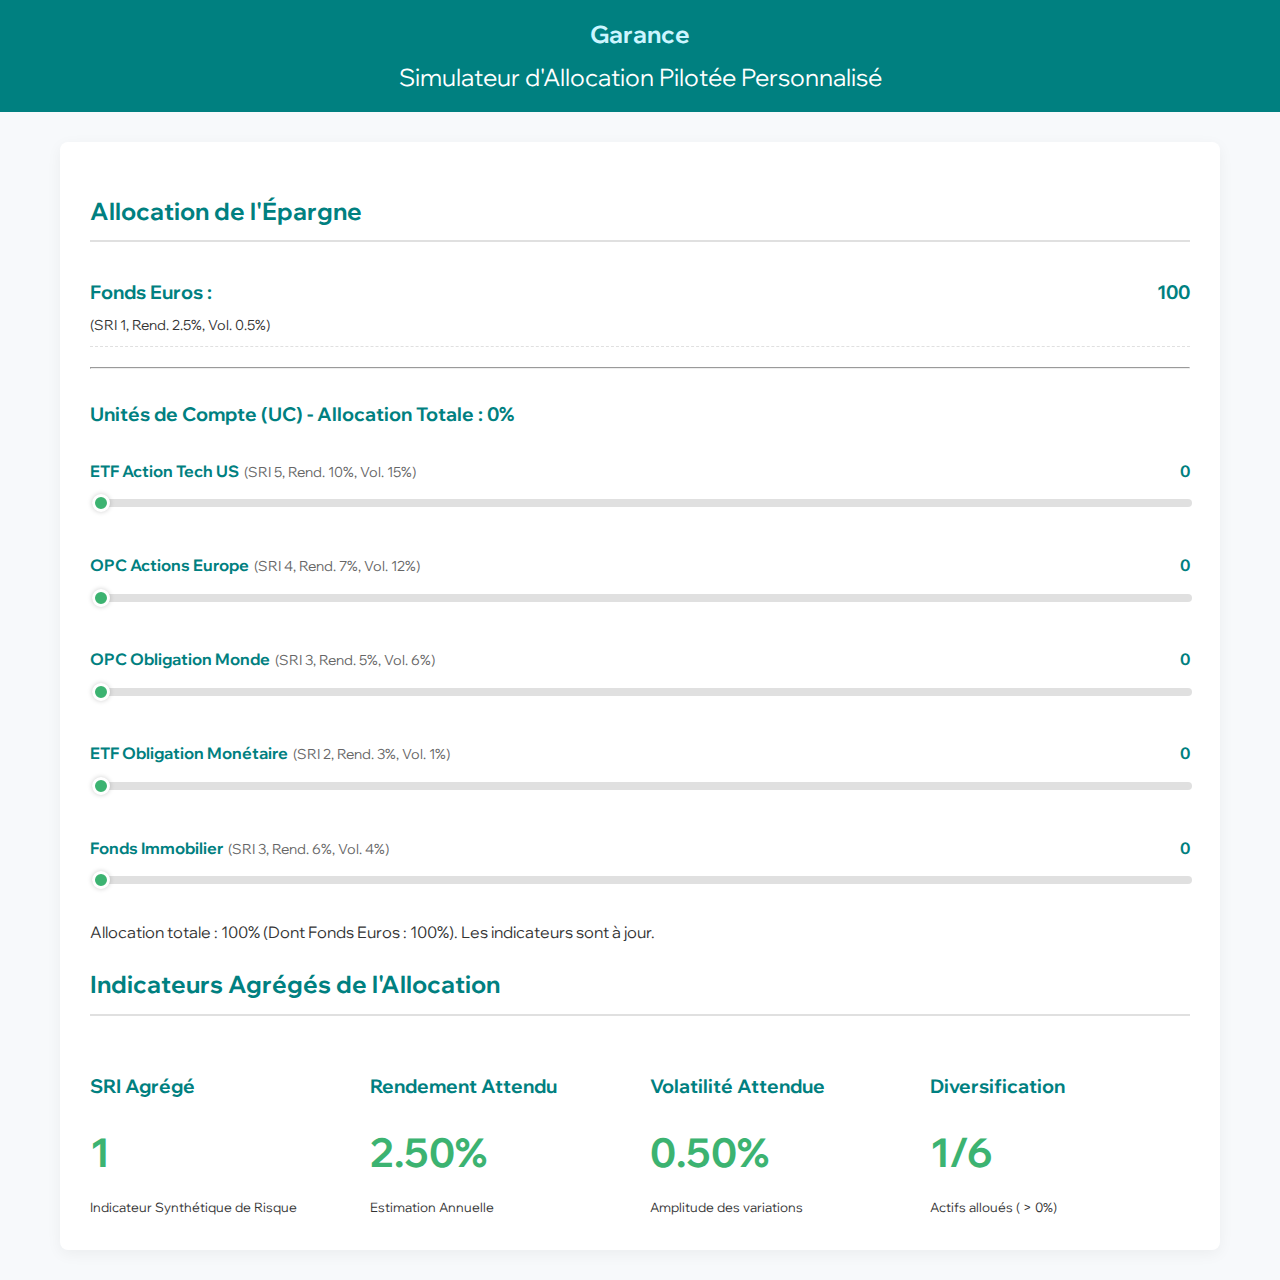
<file: Index.html>
<!DOCTYPE html>
<html lang="fr">
<head>
    <meta charset="UTF-8">
    <meta name="viewport" content="width=device-width, initial-scale=1.0">
    <title>Garance - Simulateur d'Allocation Pilotée Personnalisé</title>
    
    <link href="https://fonts.googleapis.com/css2?family=Wix+Madefor+Display:wght@400;700&display=swap" rel="stylesheet">
    
    <link rel="stylesheet" href="styles.css"> 
</head>
<body>

    <header class="garance-header">
        <div class="header-content">
            <div class="logo-placeholder">Garance</div>
            <h1>Simulateur d'Allocation Pilotée Personnalisé</h1>
        </div>
    </header>

    <main class="container">
        <section class="allocation-sliders">
            <h2>Allocation de l'Épargne</h2>
            
            <div class="fonds-euros-summary uc-like">
                <div class="label-wrapper">
                    <label class="allocation-summary-title">Fonds Euros :</label>
                    <span id="percent-fonds-euros" class="allocation-summary-title">100%</span>
                </div>
                <small class="caracteristics">(SRI 1, Rend. 2.5%, Vol. 0.5%)</small>
            </div>

            <hr>
            <h3 class="allocation-summary-title-uc">Unités de Compte (UC) - Allocation Totale : <span id="percent-uc-total">0</span>%</h3>

            <div class="slider-group uc-group">
                <label for="slider-etf-tech-us" class="slider-label">
                    <div class="slider-info">
                        <span class="uc-name">ETF Action Tech US</span> 
                        <small class="caracteristics">(SRI 5, Rend. 10%, Vol. 15%)</small>
                    </div>
                    <span id="percent-etf-tech-us" class="allocation-percent">0%</span>
                </label>
                <input type="range" id="slider-etf-tech-us" min="0" max="100" value="0" step="5">
            </div>

            <div class="slider-group uc-group">
                <label for="slider-opc-europe" class="slider-label">
                    <div class="slider-info">
                        <span class="uc-name">OPC Actions Europe</span> 
                        <small class="caracteristics">(SRI 4, Rend. 7%, Vol. 12%)</small>
                    </div>
                    <span id="percent-opc-europe" class="allocation-percent">0%</span>
                </label>
                <input type="range" id="slider-opc-europe" min="0" max="100" value="0" step="5">
            </div>
            
            <div class="slider-group uc-group">
                <label for="slider-opc-oblig-monde" class="slider-label">
                    <div class="slider-info">
                        <span class="uc-name">OPC Obligation Monde</span> 
                        <small class="caracteristics">(SRI 3, Rend. 5%, Vol. 6%)</small>
                    </div>
                    <span id="percent-opc-oblig-monde" class="allocation-percent">0%</span>
                </label>
                <input type="range" id="slider-opc-oblig-monde" min="0" max="100" value="0" step="5">
            </div>

            <div class="slider-group uc-group">
                <label for="slider-etf-monetaire" class="slider-label">
                    <div class="slider-info">
                        <span class="uc-name">ETF Obligation Monétaire</span> 
                        <small class="caracteristics">(SRI 2, Rend. 3%, Vol. 1%)</small>
                    </div>
                    <span id="percent-etf-monetaire" class="allocation-percent">0%</span>
                </label>
                <input type="range" id="slider-etf-monetaire" min="0" max="100" value="0" step="5">
            </div>

            <div class="slider-group uc-group">
                <label for="slider-fonds-immo" class="slider-label">
                    <div class="slider-info">
                        <span class="uc-name">Fonds Immobilier</span> 
                        <small class="caracteristics">(SRI 3, Rend. 6%, Vol. 4%)</small>
                    </div>
                    <span id="percent-fonds-immo" class="allocation-percent">0%</span>
                </label>
                <input type="range" id="slider-fonds-immo" min="0" max="100" value="0" step="5">
            </div>
            
            <div id="allocation-sum-warning" class="warning-message valid-message"></div>
        </section>
        
        <section class="results-indicators">
            <h2>Indicateurs Agrégés de l'Allocation</h2>
            <div class="indicators-grid four-columns">
                
                <div class="indicator-box">
                    <h3>SRI Agrégé</h3>
                    <p class="result-value" id="result-sri">1.0</p>
                    <small>Indicateur Synthétique de Risque</small>
                </div>
                
                <div class="indicator-box">
                    <h3>Rendement Attendu</h3>
                    <p class="result-value" id="result-rendement">2.50%</p>
                    <small>Estimation Annuelle</small>
                </div>

                <div class="indicator-box">
                    <h3>Volatilité Attendue</h3>
                    <p class="result-value" id="result-volatilite">0.50%</p>
                    <small>Amplitude des variations</small>
                </div>

                <div class="indicator-box diversification-box">
                    <h3>Diversification</h3>
                    <p class="result-value" id="result-diversification">1/6</p>
                    <small>Actifs alloués ( > 0%)</small>
                </div>
                
            </div>
        </section>
    </main>

    <script src="script.js"></script>
</body>
</html>
</file>
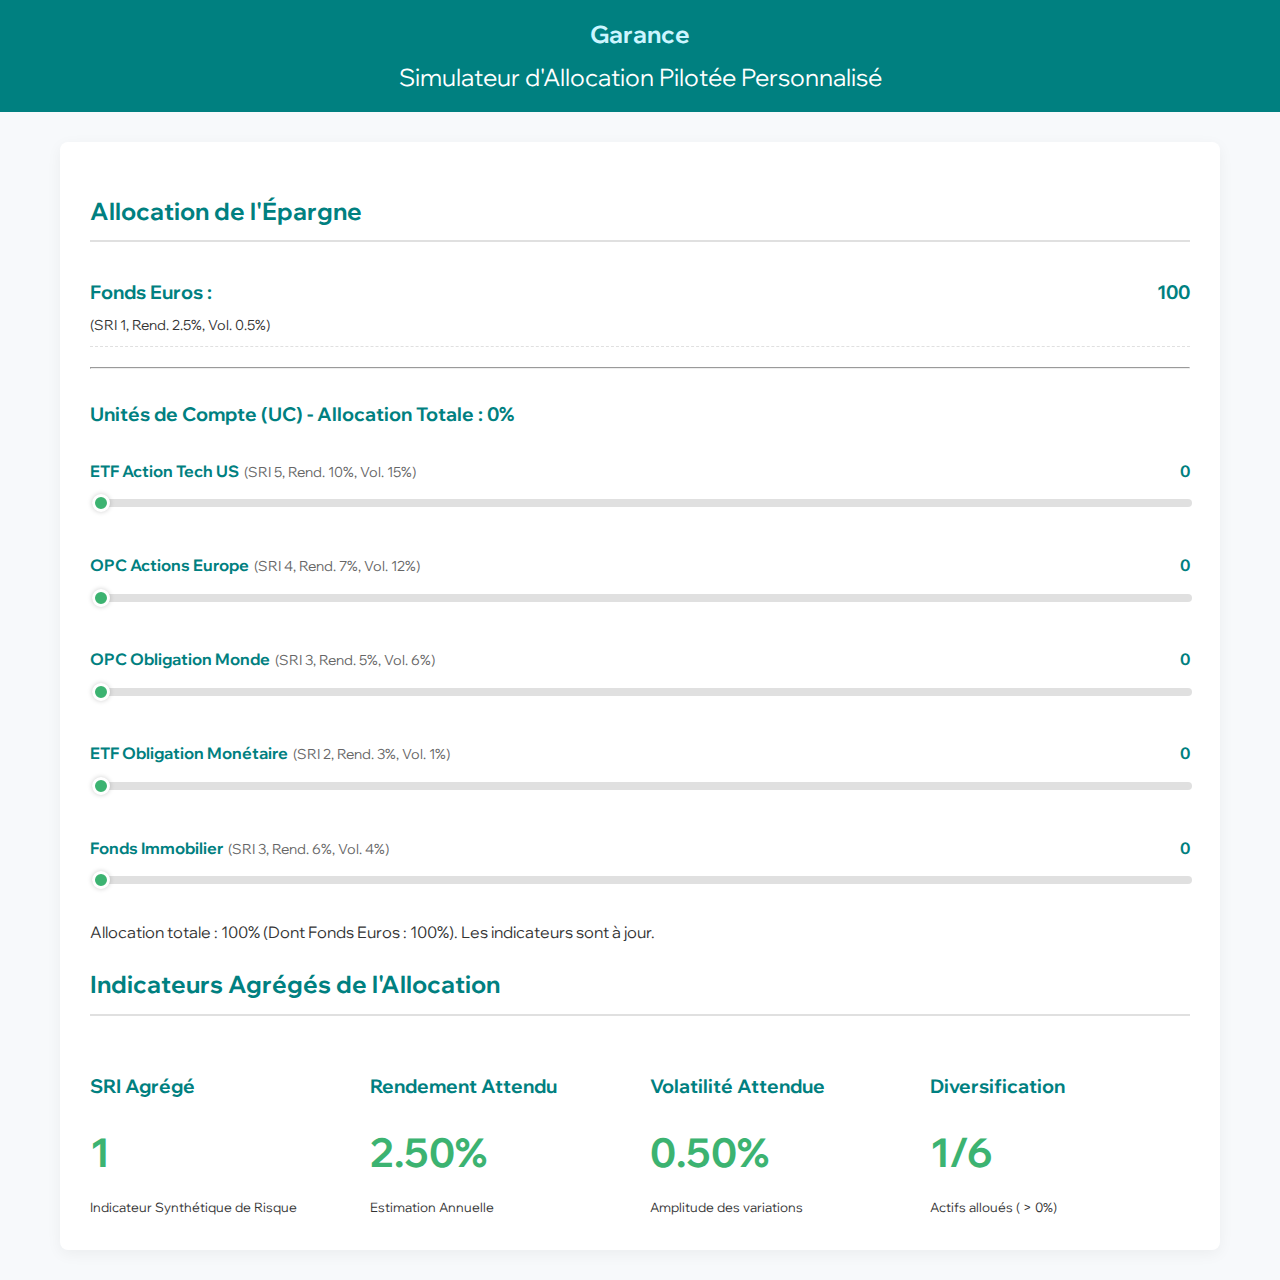
<file: CLIQUER ICI.html>
<!DOCTYPE html>
<html lang="fr">
<head>
    <meta charset="UTF-8">
    <meta name="viewport" content="width=device-width, initial-scale=1.0">
    <title>Garance - Simulateur d'Allocation Pilotée Personnalisé</title>
    
    <link href="https://fonts.googleapis.com/css2?family=Wix+Madefor+Display:wght@400;700&display=swap" rel="stylesheet">
    
    <link rel="stylesheet" href="styles.css"> 
</head>
<body>

    <header class="garance-header">
        <div class="header-content">
            <div class="logo-placeholder">Garance</div>
            <h1>Simulateur d'Allocation Pilotée Personnalisé</h1>
        </div>
    </header>

    <main class="container">
        <section class="allocation-sliders">
            <h2>Allocation de l'Épargne</h2>
            
            <div class="fonds-euros-summary uc-like">
                <div class="label-wrapper">
                    <label class="allocation-summary-title">Fonds Euros :</label>
                    <span id="percent-fonds-euros" class="allocation-summary-title">100%</span>
                </div>
                <small class="caracteristics">(SRI 1, Rend. 2.5%, Vol. 0.5%)</small>
            </div>

            <hr>
            <h3 class="allocation-summary-title-uc">Unités de Compte (UC) - Allocation Totale : <span id="percent-uc-total">0</span>%</h3>

            <div class="slider-group uc-group">
                <label for="slider-etf-tech-us" class="slider-label">
                    <div class="slider-info">
                        <span class="uc-name">ETF Action Tech US</span> 
                        <small class="caracteristics">(SRI 5, Rend. 10%, Vol. 15%)</small>
                    </div>
                    <span id="percent-etf-tech-us" class="allocation-percent">0%</span>
                </label>
                <input type="range" id="slider-etf-tech-us" min="0" max="100" value="0" step="5">
            </div>

            <div class="slider-group uc-group">
                <label for="slider-opc-europe" class="slider-label">
                    <div class="slider-info">
                        <span class="uc-name">OPC Actions Europe</span> 
                        <small class="caracteristics">(SRI 4, Rend. 7%, Vol. 12%)</small>
                    </div>
                    <span id="percent-opc-europe" class="allocation-percent">0%</span>
                </label>
                <input type="range" id="slider-opc-europe" min="0" max="100" value="0" step="5">
            </div>
            
            <div class="slider-group uc-group">
                <label for="slider-opc-oblig-monde" class="slider-label">
                    <div class="slider-info">
                        <span class="uc-name">OPC Obligation Monde</span> 
                        <small class="caracteristics">(SRI 3, Rend. 5%, Vol. 6%)</small>
                    </div>
                    <span id="percent-opc-oblig-monde" class="allocation-percent">0%</span>
                </label>
                <input type="range" id="slider-opc-oblig-monde" min="0" max="100" value="0" step="5">
            </div>

            <div class="slider-group uc-group">
                <label for="slider-etf-monetaire" class="slider-label">
                    <div class="slider-info">
                        <span class="uc-name">ETF Obligation Monétaire</span> 
                        <small class="caracteristics">(SRI 2, Rend. 3%, Vol. 1%)</small>
                    </div>
                    <span id="percent-etf-monetaire" class="allocation-percent">0%</span>
                </label>
                <input type="range" id="slider-etf-monetaire" min="0" max="100" value="0" step="5">
            </div>

            <div class="slider-group uc-group">
                <label for="slider-fonds-immo" class="slider-label">
                    <div class="slider-info">
                        <span class="uc-name">Fonds Immobilier</span> 
                        <small class="caracteristics">(SRI 3, Rend. 6%, Vol. 4%)</small>
                    </div>
                    <span id="percent-fonds-immo" class="allocation-percent">0%</span>
                </label>
                <input type="range" id="slider-fonds-immo" min="0" max="100" value="0" step="5">
            </div>
            
            <div id="allocation-sum-warning" class="warning-message valid-message"></div>
        </section>
        
        <section class="results-indicators">
            <h2>Indicateurs Agrégés de l'Allocation</h2>
            <div class="indicators-grid four-columns">
                
                <div class="indicator-box">
                    <h3>SRI Agrégé</h3>
                    <p class="result-value" id="result-sri">1.0</p>
                    <small>Indicateur Synthétique de Risque</small>
                </div>
                
                <div class="indicator-box">
                    <h3>Rendement Attendu</h3>
                    <p class="result-value" id="result-rendement">2.50%</p>
                    <small>Estimation Annuelle</small>
                </div>

                <div class="indicator-box">
                    <h3>Volatilité Attendue</h3>
                    <p class="result-value" id="result-volatilite">0.50%</p>
                    <small>Amplitude des variations</small>
                </div>

                <div class="indicator-box diversification-box">
                    <h3>Diversification</h3>
                    <p class="result-value" id="result-diversification">1/6</p>
                    <small>Actifs alloués ( > 0%)</small>
                </div>
                
            </div>
        </section>
    </main>

    <script src="script.js"></script>
</body>
</html>
</file>
<file: styles.css>
/* Fichier: styles.css */

/* Définition des couleurs basées sur la charte Garance (vert/turquoise) */
:root {
    --garance-color-primary: #008080; 
    --garance-color-secondary: #3cb371; 
    --garance-color-light: #f7f9fb; 
    --garance-color-text: #333333; 
    --garance-color-accent: #76c085; 
    --garance-color-white: #ffffff;
    --garance-color-border: #e0e0e0;
}

body {
    font-family: 'Wix Madefor Display', Arial, sans-serif;
    line-height: 1.6;
    margin: 0;
    padding: 0;
    background-color: var(--garance-color-light);
    color: var(--garance-color-text);
}

.garance-header {
    background-color: var(--garance-color-primary);
    color: var(--garance-color-white);
    padding: 15px 0;
    text-align: center;
}

.header-content {
    width: 90%;
    max-width: 1100px;
    margin: 0 auto;
    display: flex;
    align-items: center;
    justify-content: center;
    flex-direction: column;
}

.logo-placeholder {
    font-weight: 700;
    font-size: 1.5em;
    color: #ccf5ff;
    margin-bottom: 5px;
}

.garance-header h1 {
    margin: 0;
    font-size: 1.5em;
    font-weight: 400; 
}

.container {
    width: 90%;
    max-width: 1100px;
    margin: 30px auto;
    padding: 30px;
    background-color: var(--garance-color-white);
    box-shadow: 0 4px 15px rgba(0, 0, 0, 0.05);
    border-radius: 8px;
}

/* Titres de sections */
section h2 {
    color: var(--garance-color-primary);
    border-bottom: 2px solid var(--garance-color-border);
    padding-bottom: 10px;
    margin-bottom: 25px;
}

/* Titre des UC */
section h3 {
    color: var(--garance-color-primary);
    margin-top: 30px;
    font-size: 1.2em;
}

/* ----------------------------------------------------
 * Styles des Titres d'Allocation (Fonds Euros et Total UC)
 * ---------------------------------------------------- */
.allocation-summary-title {
    font-size: 1.2em; /* Taille unifiée */
    font-weight: bold;
    color: var(--garance-color-primary);
}

.allocation-summary-title-uc {
    font-size: 1.2em; /* Taille unifiée */
}

/* -------------------------------------
 * Fonds Euros et UC (Mise en page)
 * ------------------------------------- */

.fonds-euros-summary {
    padding: 10px 0;
    margin-bottom: 20px;
    border-bottom: 1px dashed var(--garance-color-border);
}

.fonds-euros-summary .label-wrapper {
    display: flex;
    justify-content: space-between; /* Alignement du % à droite */
    align-items: baseline;
    margin-bottom: 5px;
}

.fonds-euros-summary small {
    display: block;
    margin-top: 5px;
    color: var(--garance-color-text);
    font-weight: 400;
}

/* Nom des UC en Gras */
.uc-name {
    font-weight: bold;
    color: var(--garance-color-primary);
    margin-right: 5px;
}

.caracteristics {
    font-weight: normal;
    font-size: 0.9em;
    color: #666;
}

/* -------------------------------------
 * Sliders (UC) - Alignement à droite
 * ------------------------------------- */
.slider-group {
    margin-bottom: 18px;
    padding: 10px 0;
}

.slider-label {
    display: flex;
    justify-content: space-between; /* Alignement de l'info à gauche et du % à droite */
    align-items: baseline;
    margin-bottom: 5px;
    color: var(--garance-color-text);
}

.slider-info {
    display: flex;
    align-items: baseline;
}

.allocation-percent {
    font-weight: bold;
    font-size: 1em; /* Assure que le pourcentage est lisible et aligné */
    color: var(--garance-color-primary);
}

/* Le reste des styles de slider et des indicateurs reste inchangé */
input[type="range"] {
    width: 100%;
    height: 8px;
    -webkit-appearance: none;
    background: var(--garance-color-border);
    border-radius: 4px;
    outline: none;
}

input[type="range"]::-webkit-slider-thumb {
    -webkit-appearance: none;
    appearance: none;
    width: 18px;
    height: 18px;
    border-radius: 50%;
    background: var(--garance-color-secondary); 
    border: 3px solid var(--garance-color-white);
    box-shadow: 0 0 5px rgba(0, 0, 0, 0.2);
    cursor: pointer;
}

.indicators-grid {
    display: grid;
    grid-template-columns: repeat(4, 1fr); 
    gap: 20px;
}

.result-value {
    font-size: 2.5em; 
    font-weight: 700;
    color: var(--garance-color-secondary);
    margin: 5px 0 10px 0;
}

/* Les styles du .warning-message restent inchangés */
</file>
